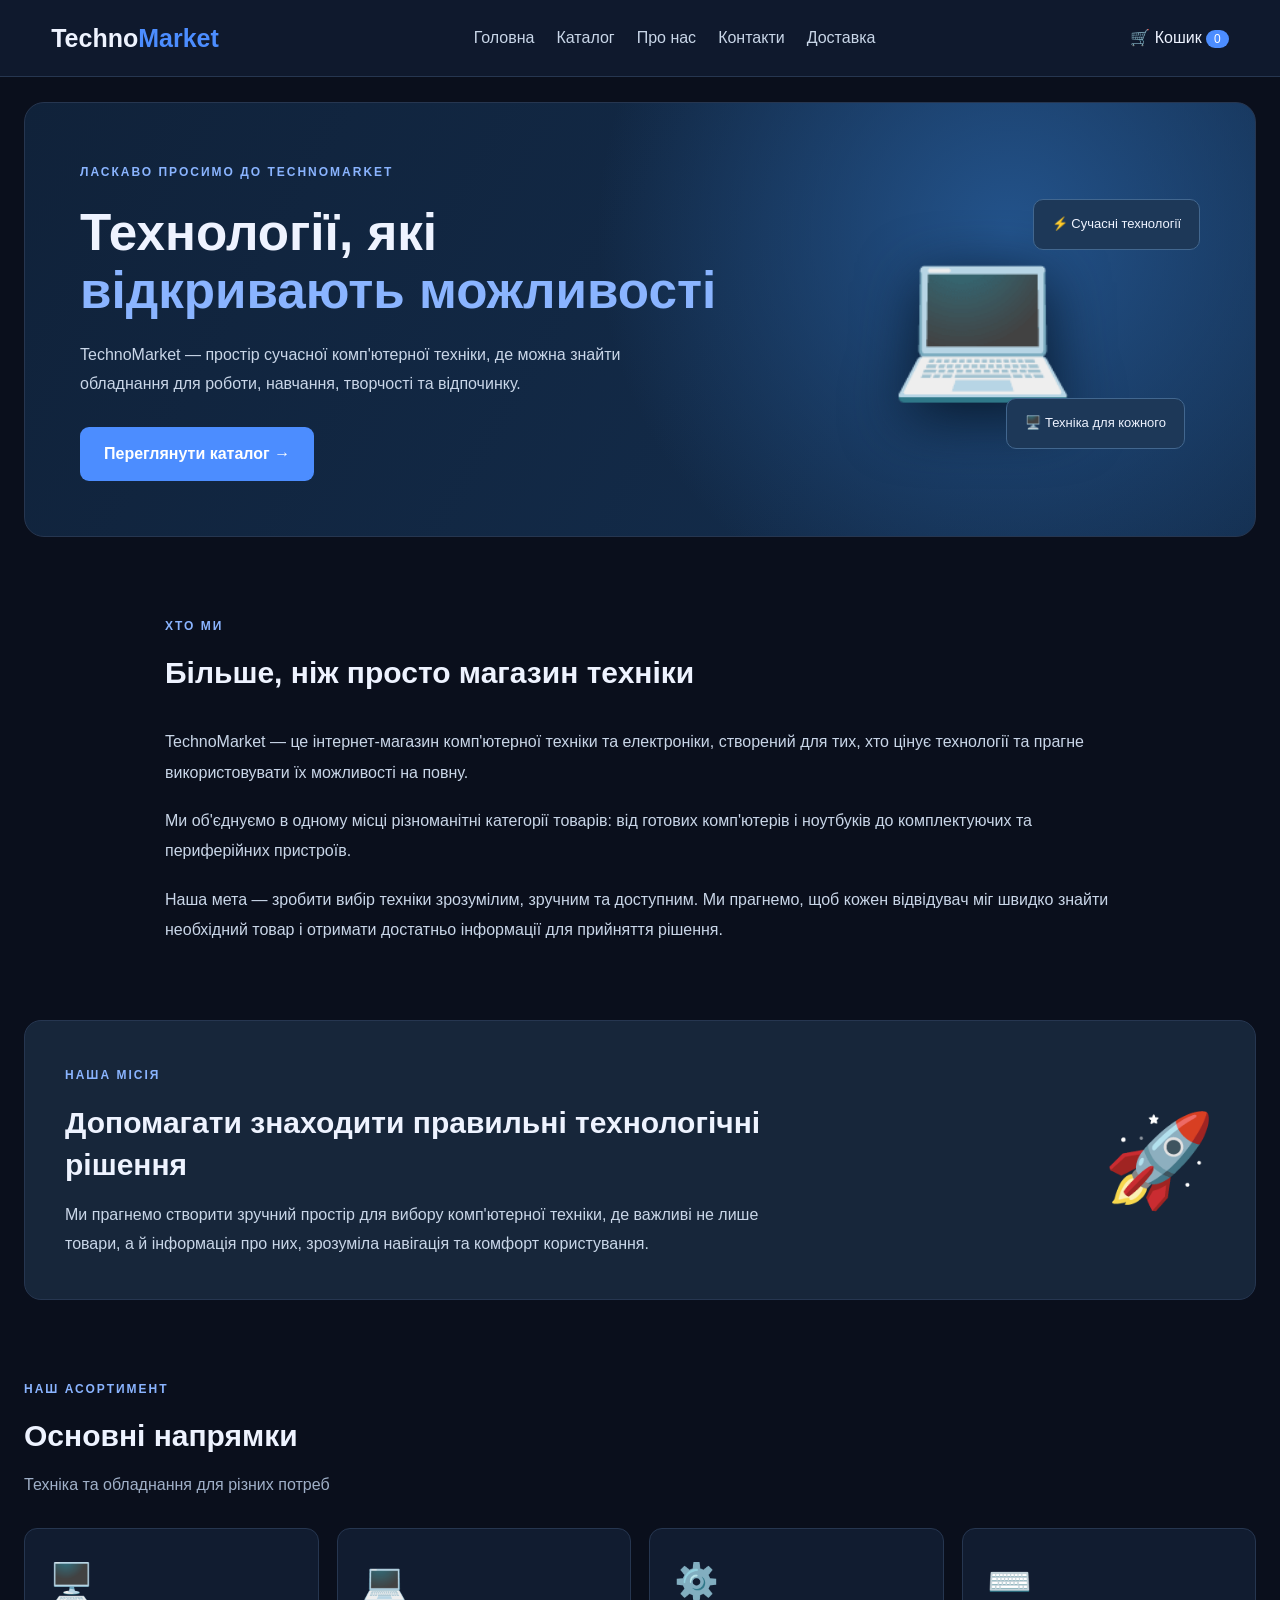
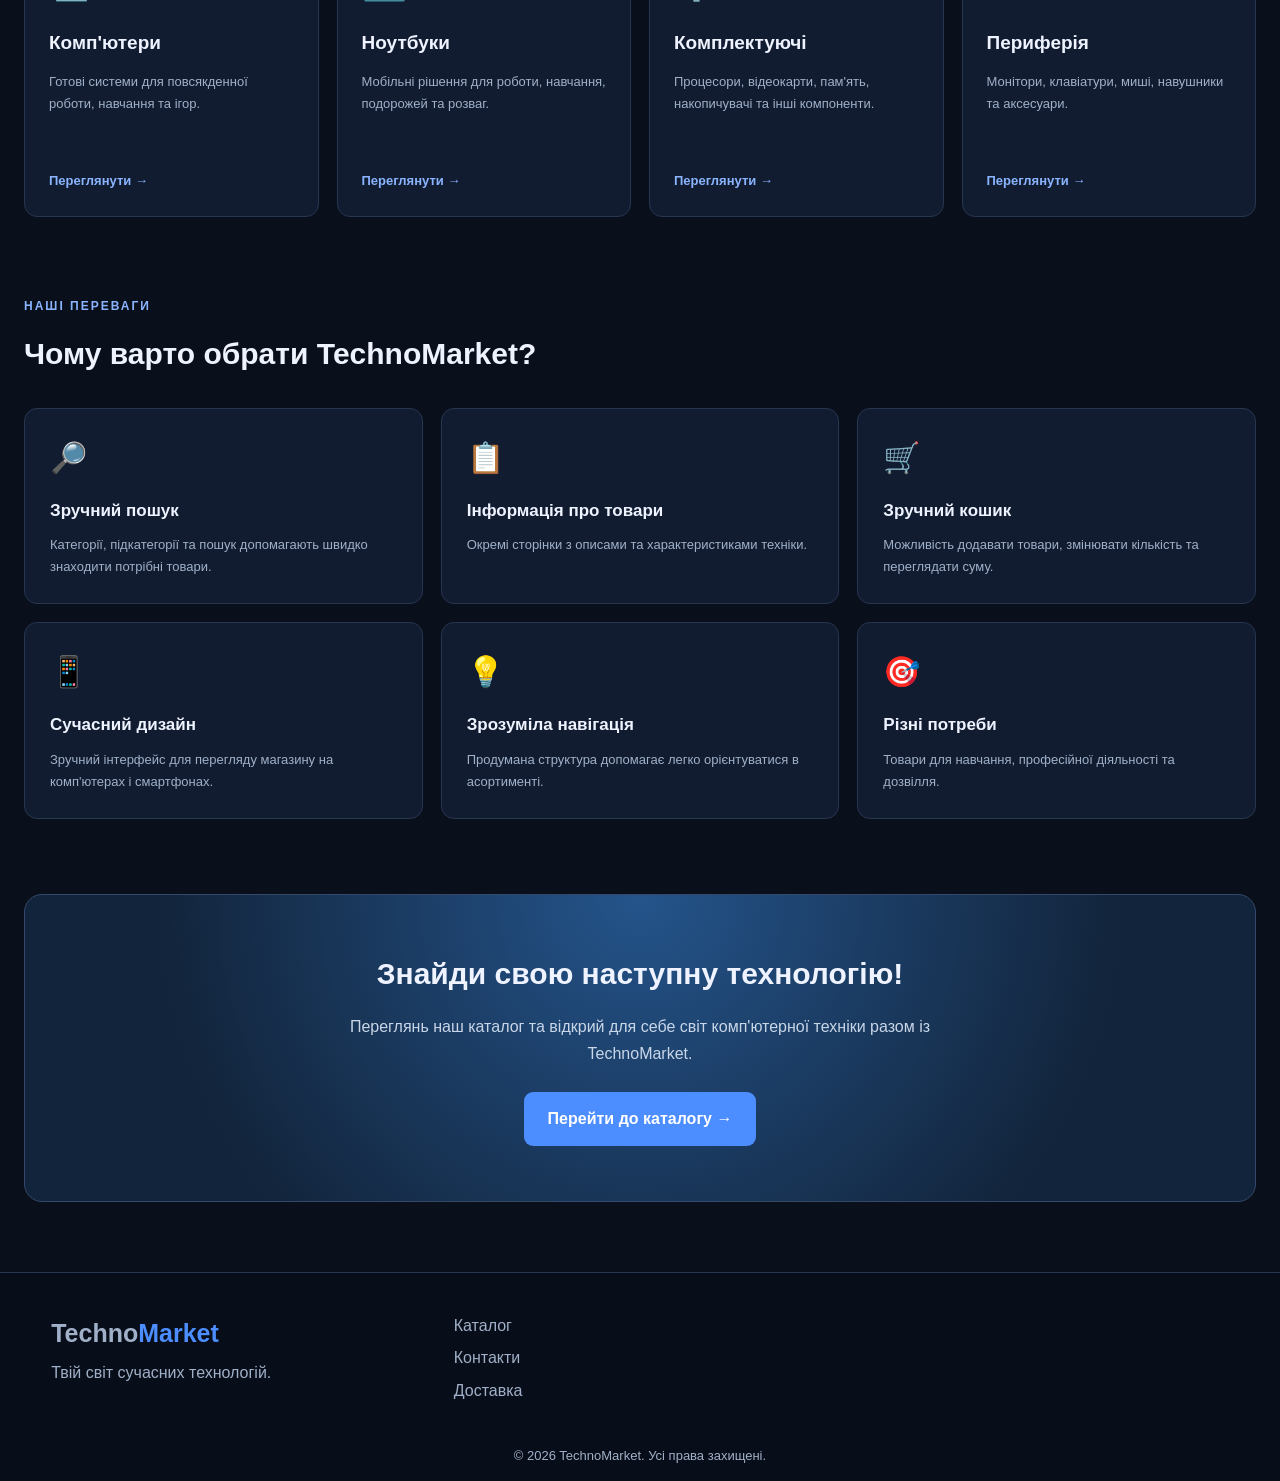
<file: about.html>
<!DOCTYPE html>
<html lang="uk">
<head>
    <meta charset="UTF-8">
    <meta name="viewport" content="width=device-width, initial-scale=1.0">
    <title>Про нас — TechnoMarket</title>
    <link rel="stylesheet" href="css/style.css">
</head>
<body>

<header id="header"></header>

<main class="about-page">

    <section class="about-hero">
        <div class="about-hero-content">
            <span class="about-label">ЛАСКАВО ПРОСИМО ДО TECHNOMARKET</span>
            <h1>Технології, які <span>відкривають можливості</span></h1>
            <p>
                TechnoMarket — простір сучасної комп'ютерної техніки,
                де можна знайти обладнання для роботи, навчання,
                творчості та відпочинку.
            </p>
            <a href="catalog.html" class="about-main-button">
                Переглянути каталог →
            </a>
        </div>
        <div class="about-hero-decoration">
            <div class="about-tech-icon">💻</div>
            <div class="about-floating-card">⚡ Сучасні технології</div>
            <div class="about-floating-card second">🖥️ Техніка для кожного</div>
        </div>
    </section>

    <section class="about-intro">
        <div class="about-section-heading">
            <span>ХТО МИ</span>
            <h2>Більше, ніж просто магазин техніки</h2>
        </div>

        <p>
            TechnoMarket — це інтернет-магазин комп'ютерної техніки
            та електроніки, створений для тих, хто цінує технології
            та прагне використовувати їх можливості на повну.
        </p>

        <p>
            Ми об'єднуємо в одному місці різноманітні категорії товарів:
            від готових комп'ютерів і ноутбуків до комплектуючих
            та периферійних пристроїв.
        </p>

        <p>
            Наша мета — зробити вибір техніки зрозумілим,
            зручним та доступним. Ми прагнемо, щоб кожен відвідувач
            міг швидко знайти необхідний товар і отримати
            достатньо інформації для прийняття рішення.
        </p>
    </section>

    <section class="about-mission">
        <div>
            <span class="about-label">НАША МІСІЯ</span>
            <h2>Допомагати знаходити правильні технологічні рішення</h2>
            <p>
                Ми прагнемо створити зручний простір для вибору
                комп'ютерної техніки, де важливі не лише товари,
                а й інформація про них, зрозуміла навігація
                та комфорт користування.
            </p>
        </div>
        <div class="mission-icon">🚀</div>
    </section>

    <section class="about-directions">
        <div class="about-section-heading">
            <span>НАШ АСОРТИМЕНТ</span>
            <h2>Основні напрямки</h2>
            <p>Техніка та обладнання для різних потреб</p>
        </div>

        <div class="about-direction-grid">

            <div class="about-direction-card">
                <div class="direction-icon">🖥️</div>
                <h3>Комп'ютери</h3>
                <p>
                    Готові системи для повсякденної роботи,
                    навчання та ігор.
                </p>
                <a href="catalog.html">Переглянути →</a>
            </div>

            <div class="about-direction-card">
                <div class="direction-icon">💻</div>
                <h3>Ноутбуки</h3>
                <p>
                    Мобільні рішення для роботи, навчання,
                    подорожей та розваг.
                </p>
                <a href="catalog.html">Переглянути →</a>
            </div>

            <div class="about-direction-card">
                <div class="direction-icon">⚙️</div>
                <h3>Комплектуючі</h3>
                <p>
                    Процесори, відеокарти, пам'ять,
                    накопичувачі та інші компоненти.
                </p>
                <a href="catalog.html">Переглянути →</a>
            </div>

            <div class="about-direction-card">
                <div class="direction-icon">⌨️</div>
                <h3>Периферія</h3>
                <p>
                    Монітори, клавіатури, миші,
                    навушники та аксесуари.
                </p>
                <a href="catalog.html">Переглянути →</a>
            </div>

        </div>
    </section>

    <section class="about-advantages">
        <div class="about-section-heading">
            <span>НАШІ ПЕРЕВАГИ</span>
            <h2>Чому варто обрати TechnoMarket?</h2>
        </div>

        <div class="about-advantages-grid">
            <div class="about-advantage">
                <div>🔎</div>
                <h3>Зручний пошук</h3>
                <p>Категорії, підкатегорії та пошук допомагають швидко знаходити потрібні товари.</p>
            </div>

            <div class="about-advantage">
                <div>📋</div>
                <h3>Інформація про товари</h3>
                <p>Окремі сторінки з описами та характеристиками техніки.</p>
            </div>

            <div class="about-advantage">
                <div>🛒</div>
                <h3>Зручний кошик</h3>
                <p>Можливість додавати товари, змінювати кількість та переглядати суму.</p>
            </div>

            <div class="about-advantage">
                <div>📱</div>
                <h3>Сучасний дизайн</h3>
                <p>Зручний інтерфейс для перегляду магазину на комп'ютерах і смартфонах.</p>
            </div>

            <div class="about-advantage">
                <div>💡</div>
                <h3>Зрозуміла навігація</h3>
                <p>Продумана структура допомагає легко орієнтуватися в асортименті.</p>
            </div>

            <div class="about-advantage">
                <div>🎯</div>
                <h3>Різні потреби</h3>
                <p>Товари для навчання, професійної діяльності та дозвілля.</p>
            </div>
        </div>
    </section>

    <section class="about-final">
        <h2>Знайди свою наступну технологію!</h2>
        <p>
            Переглянь наш каталог та відкрий для себе світ
            комп'ютерної техніки разом із TechnoMarket.
        </p>
        <a href="catalog.html" class="about-main-button">
            Перейти до каталогу →
        </a>
    </section>

</main>

<footer id="footer"></footer>

<script src="js/products.js"></script>
<script src="js/app.js"></script>

</body>
</html>
</file>
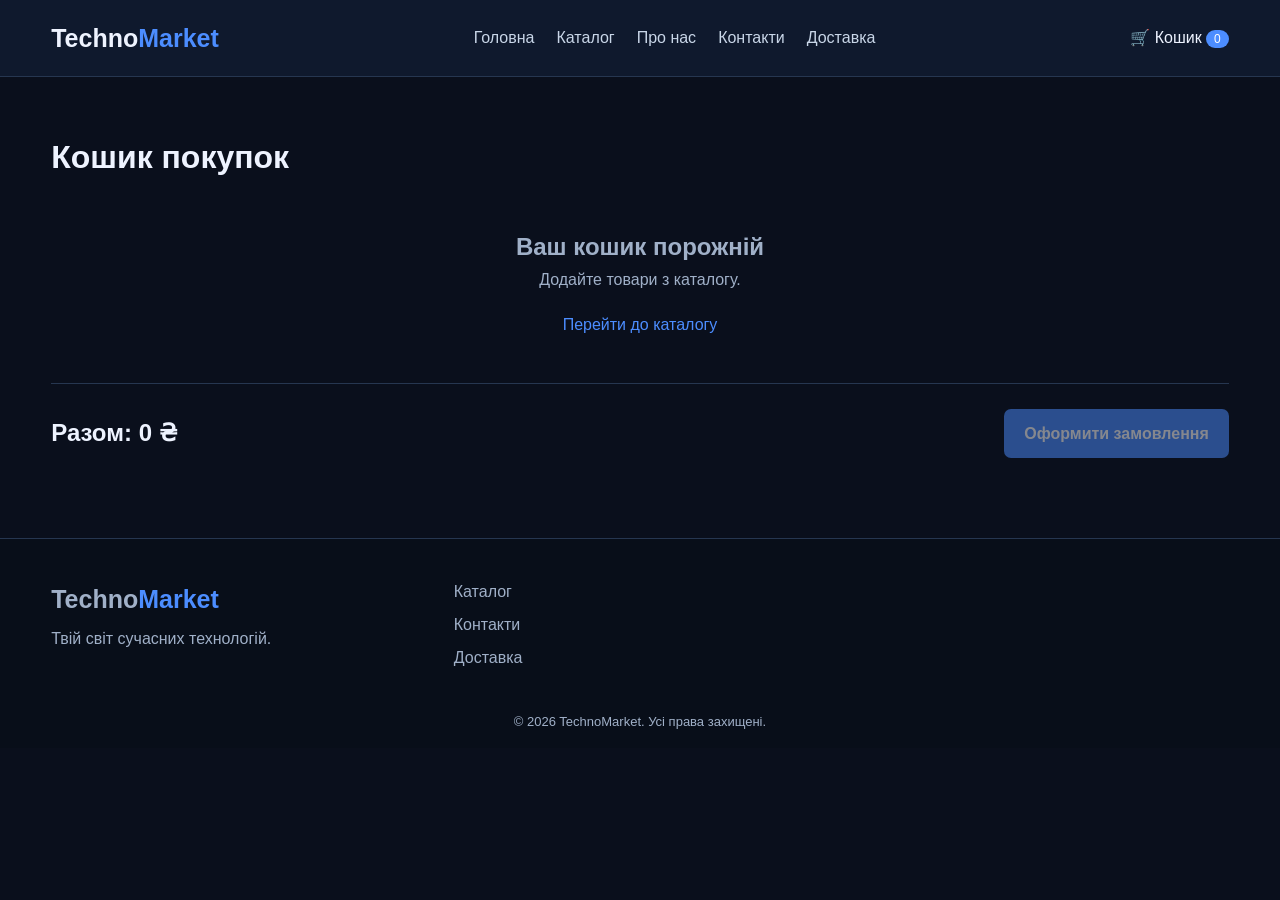
<file: cart.html>
<!DOCTYPE html>
<html lang="uk">
<head>
    <meta charset="UTF-8">
    <meta name="viewport" content="width=device-width, initial-scale=1.0">
    <title>Кошик — TechnoMarket</title>
    <link rel="stylesheet" href="css/style.css">
</head>
<body>

<header id="header"></header>

<main class="container section">
    <h1>Кошик покупок</h1>

    <div id="cart-items"></div>

    <div class="cart-total">
        <h2>Разом: <span id="cart-total">0 ₴</span></h2>
        <button id="checkout-button">Оформити замовлення</button>
    </div>

    <form id="checkout-form" class="checkout-form" hidden>
        <h2>Дані для замовлення</h2>

        <label for="customer-name">Ваше ім'я</label>
        <input id="customer-name" type="text" required>

        <label for="customer-phone">Телефон</label>
        <input id="customer-phone" type="tel" required>

        <label for="customer-email">Електронна пошта</label>
        <input id="customer-email" type="email" required>

        <label for="customer-address">Адреса доставки</label>
        <textarea id="customer-address" required></textarea>

        <button type="submit">Підтвердити замовлення</button>
    </form>

    <p id="order-message"></p>
</main>

<footer id="footer"></footer>

<script src="js/products.js"></script>
<script src="js/app.js"></script>
<script src="js/cart.js"></script>

</body>
</html>
</file>
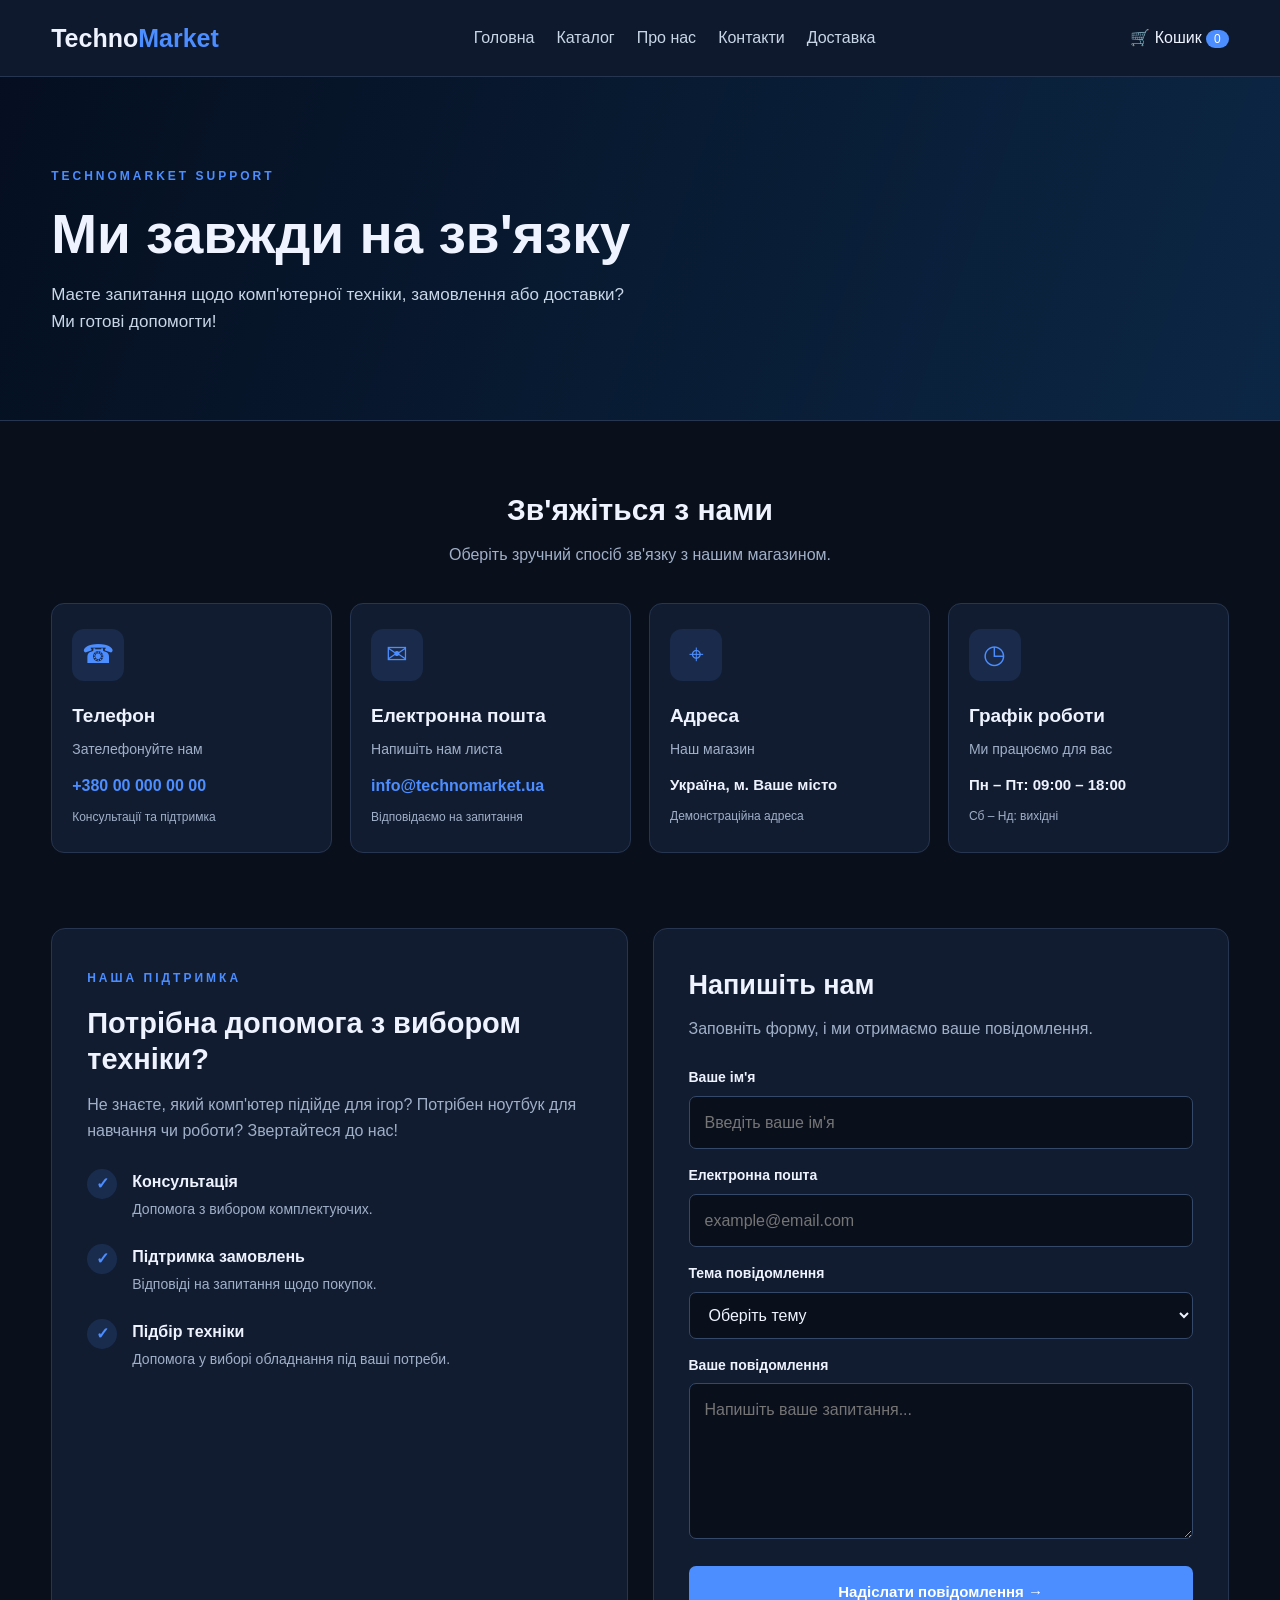
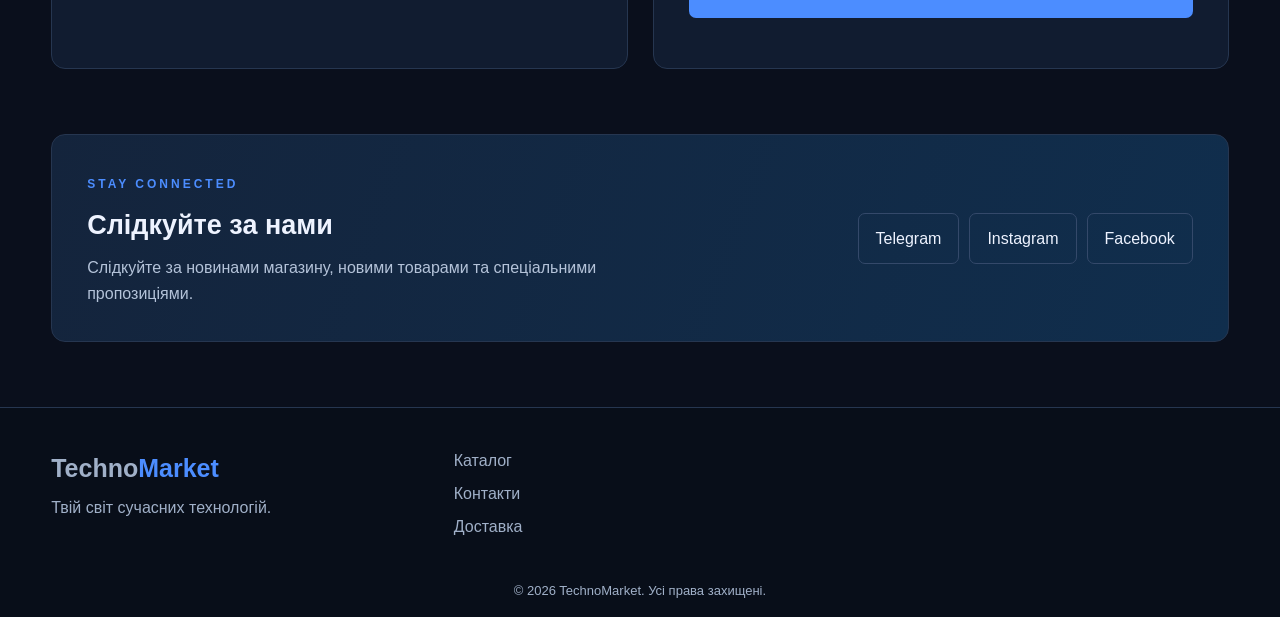
<file: contacts.html>
<!DOCTYPE html>
<html lang="uk">
<head>
    <meta charset="UTF-8">
    <meta name="viewport" content="width=device-width, initial-scale=1.0">
    <title>Контакти — TechnoMarket</title>
    <link rel="stylesheet" href="css/style.css">
</head>
<body>

<header id="header"></header>

<main class="contacts-page">

    <section class="contacts-hero">
        <div class="container">
            <span class="contacts-label">TECHNOMARKET SUPPORT</span>
            <h1>Ми завжди на зв'язку</h1>
            <p>
                Маєте запитання щодо комп'ютерної техніки,
                замовлення або доставки? Ми готові допомогти!
            </p>
        </div>
    </section>

    <section class="container contacts-section">

        <div class="contacts-heading">
            <h2>Зв'яжіться з нами</h2>
            <p>Оберіть зручний спосіб зв'язку з нашим магазином.</p>
        </div>

        <div class="contacts-grid">

            <div class="contact-card">
                <div class="contact-icon">☎</div>
                <h3>Телефон</h3>
                <p>Зателефонуйте нам</p>
                <a href="tel:+380000000000">+380 00 000 00 00</a>
                <span>Консультації та підтримка</span>
            </div>

            <div class="contact-card">
                <div class="contact-icon">✉</div>
                <h3>Електронна пошта</h3>
                <p>Напишіть нам листа</p>
                <a href="mailto:info@technomarket.ua">
                    info@technomarket.ua
                </a>
                <span>Відповідаємо на запитання</span>
            </div>

            <div class="contact-card">
                <div class="contact-icon">⌖</div>
                <h3>Адреса</h3>
                <p>Наш магазин</p>
                <span class="contact-main-text">
                    Україна, м. Ваше місто
                </span>
                <span>Демонстраційна адреса</span>
            </div>

            <div class="contact-card">
                <div class="contact-icon">◷</div>
                <h3>Графік роботи</h3>
                <p>Ми працюємо для вас</p>
                <span class="contact-main-text">
                    Пн – Пт: 09:00 – 18:00
                </span>
                <span>Сб – Нд: вихідні</span>
            </div>

        </div>
    </section>

    <section class="container contact-main-section">

        <div class="contact-info-panel">
            <span class="contacts-label">НАША ПІДТРИМКА</span>
            <h2>Потрібна допомога з вибором техніки?</h2>

            <p>
                Не знаєте, який комп'ютер підійде для ігор?
                Потрібен ноутбук для навчання чи роботи?
                Звертайтеся до нас!
            </p>

            <div class="contact-feature">
                <span>✓</span>
                <div>
                    <strong>Консультація</strong>
                    <p>Допомога з вибором комплектуючих.</p>
                </div>
            </div>

            <div class="contact-feature">
                <span>✓</span>
                <div>
                    <strong>Підтримка замовлень</strong>
                    <p>Відповіді на запитання щодо покупок.</p>
                </div>
            </div>

            <div class="contact-feature">
                <span>✓</span>
                <div>
                    <strong>Підбір техніки</strong>
                    <p>Допомога у виборі обладнання під ваші потреби.</p>
                </div>
            </div>
        </div>

        <div class="contact-form-panel">
            <h2>Напишіть нам</h2>
            <p>Заповніть форму, і ми отримаємо ваше повідомлення.</p>

            <form id="contact-form">

                <label for="contact-name">Ваше ім'я</label>
                <input
                    type="text"
                    id="contact-name"
                    placeholder="Введіть ваше ім'я"
                    required
                >

                <label for="contact-email">Електронна пошта</label>
                <input
                    type="email"
                    id="contact-email"
                    placeholder="example@email.com"
                    required
                >

                <label for="contact-subject">Тема повідомлення</label>
                <select id="contact-subject" required>
                    <option value="">Оберіть тему</option>
                    <option value="Консультація">Консультація</option>
                    <option value="Питання щодо товару">Питання щодо товару</option>
                    <option value="Замовлення">Замовлення</option>
                    <option value="Інше">Інше</option>
                </select>

                <label for="contact-message">Ваше повідомлення</label>
                <textarea
                    id="contact-message"
                    placeholder="Напишіть ваше запитання..."
                    rows="5"
                    required
                ></textarea>

                <button type="submit">
                    Надіслати повідомлення →
                </button>

                <p id="contact-form-message"></p>

            </form>
        </div>

    </section>

    <section class="container contacts-bottom">

        <div class="social-panel">
            <div>
                <span class="contacts-label">STAY CONNECTED</span>
                <h2>Слідкуйте за нами</h2>
                <p>
                    Слідкуйте за новинами магазину,
                    новими товарами та спеціальними пропозиціями.
                </p>
            </div>

            <div class="social-links">
                <a href="https://t.me/" target="_blank" rel="noopener noreferrer">
                    Telegram
                </a>
                <a href="https://www.instagram.com/" target="_blank" rel="noopener noreferrer">
                    Instagram
                </a>
                <a href="https://www.facebook.com/" target="_blank" rel="noopener noreferrer">
                    Facebook
                </a>
            </div>
        </div>

    </section>

</main>

<footer id="footer"></footer>

<script src="js/products.js"></script>
<script src="js/app.js"></script>

<script>
document.addEventListener("DOMContentLoaded", () => {
    const form = document.getElementById("contact-form");
    const message = document.getElementById("contact-form-message");

    if (!form) return;

    form.addEventListener("submit", event => {
        event.preventDefault();

        const contact = {
            name: document.getElementById("contact-name").value.trim(),
            email: document.getElementById("contact-email").value.trim(),
            subject: document.getElementById("contact-subject").value,
            message: document.getElementById("contact-message").value.trim(),
            date: new Date().toLocaleString("uk-UA")
        };

        const messages = JSON.parse(
            localStorage.getItem("contactMessages") || "[]"
        );

        messages.push(contact);

        localStorage.setItem(
            "contactMessages",
            JSON.stringify(messages)
        );

        message.textContent =
            "Дякуємо! Ваше повідомлення збережено.";

        form.reset();
    });
});
</script>

</body>
</html>
</file>
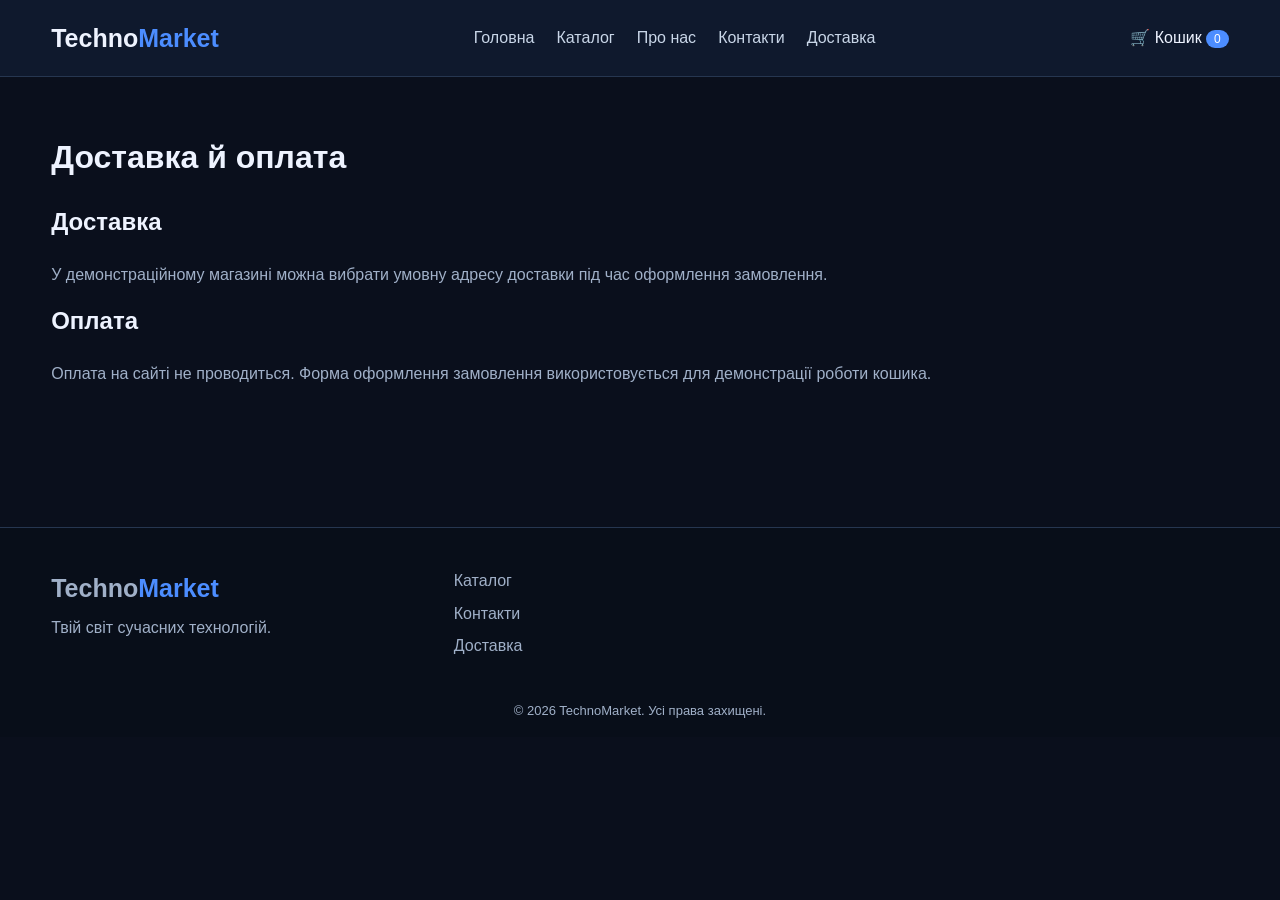
<file: delivery.html>
<!DOCTYPE html>
<html lang="uk">
<head>
    <meta charset="UTF-8">
    <meta name="viewport" content="width=device-width, initial-scale=1.0">
    <title>Доставка й оплата — TechnoMarket</title>
    <link rel="stylesheet" href="css/style.css">
</head>
<body>
<header id="header"></header>
<main class="container section text-page">
    <h1>Доставка й оплата</h1>
    <h2>Доставка</h2>
    <p>У демонстраційному магазині можна вибрати умовну адресу доставки під час оформлення замовлення.</p>
    <h2>Оплата</h2>
    <p>Оплата на сайті не проводиться. Форма оформлення замовлення використовується для демонстрації роботи кошика.</p>
</main>
<footer id="footer"></footer>
<script src="js/products.js"></script>
<script src="js/app.js"></script>
</body>
</html>
</file>
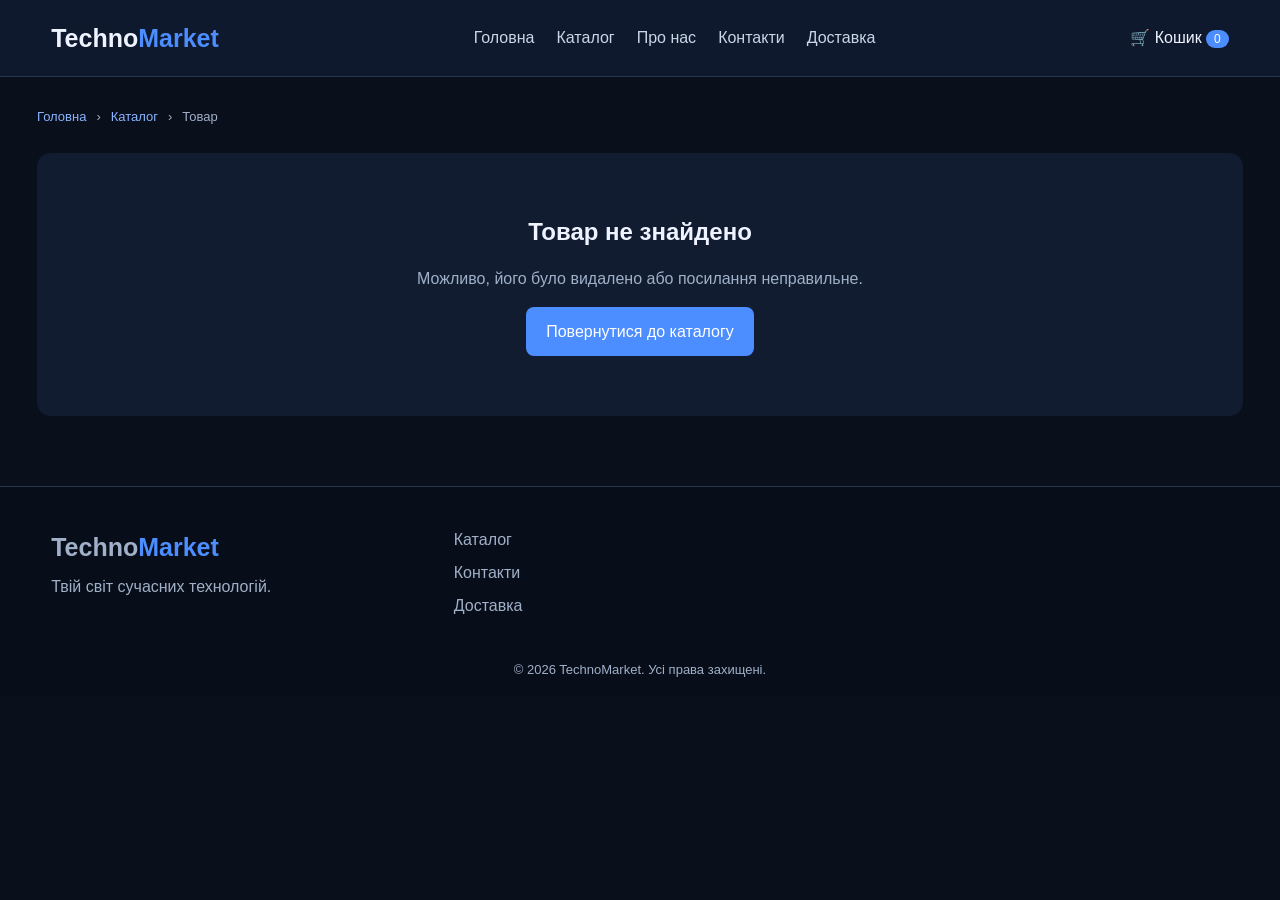
<file: product.html>
<!DOCTYPE html>
<html lang="uk">
<head>
    <meta charset="UTF-8">
    <meta name="viewport" content="width=device-width, initial-scale=1.0">
    <title>Товар — TechnoMarket</title>
    <link rel="stylesheet" href="css/style.css">
</head>
<body>

<header id="header"></header>

<main class="product-page">
    <div class="product-breadcrumbs">
        <a href="index.html">Головна</a>
        <span>›</span>
        <a href="catalog.html">Каталог</a>
        <span>›</span>
        <span id="breadcrumb-name">Товар</span>
    </div>

    <div id="product-details">
        <div class="product-loading">Завантаження товару...</div>
    </div>
</main>

<footer id="footer"></footer>

<script src="js/products.js"></script>
<script src="js/app.js"></script>
<script src="js/product.js"></script>

</body>
</html>
</file>
<file: css/style.css>
/* ===== БАЗА ===== */
*{box-sizing:border-box;margin:0;padding:0}
:root{color-scheme:dark;--background:#0a0f1c;--bg-alt:#0d1423;--surface:#111c30;--surface-2:#17263a;--surface-3:#1d3858;--surface-light:#192740;--hover:#20344e;--footer-bg:#080e19;--text:#eef3ff;--text-soft:#c9d6e8;--muted:#a0b0c8;--accent:#4c8dff;--accent-hover:#6ea4ff;--accent-soft:#8ab4ff;--violet:#7c5cff;--on-accent:#fff;--success:#34d399;--border:#263650;--border-strong:#34496a;--shadow:rgba(0,0,0,.7);--radius:13px}
:root[data-theme="light"]{color-scheme:light;--background:#f3f6fb;--bg-alt:#e9eff8;--surface:#fff;--surface-2:#eef3fb;--surface-3:#e1e9f6;--surface-light:#e8eef9;--hover:#e3ebf8;--footer-bg:#e4ebf6;--text:#0f1b2d;--text-soft:#33435b;--muted:#566782;--accent:#2f6df6;--accent-hover:#1f58d8;--accent-soft:#2557d6;--violet:#6a4bf0;--success:#0f9d6a;--border:#dbe3f0;--border-strong:#c3d0e4;--shadow:rgba(30,50,90,.25)}
body{font-family:Arial,sans-serif;background:var(--background);color:var(--text);line-height:1.6}
a{color:inherit;text-decoration:none}
button,input,select,textarea{font:inherit}
button{cursor:pointer}
button:disabled{opacity:.5;cursor:not-allowed}
.container{width:min(1200px,92%);margin:auto}
.section{padding-top:55px;padding-bottom:55px}

/* ===== ШАПКА ===== */
header{background:var(--surface);border-bottom:1px solid var(--border)}
.header-inner{width:min(1200px,92%);min-height:76px;margin:auto;display:flex;justify-content:space-between;align-items:center;gap:20px}
.logo{font-size:25px;font-weight:800}
.logo span{color:var(--accent)}
nav{display:flex;flex-wrap:wrap;gap:22px;align-items:center}
nav a{color:var(--text-soft)}
nav a:hover{color:var(--accent)}
.cart-count{background:var(--accent);color:var(--on-accent);border-radius:20px;padding:2px 8px;font-size:12px}

/* ===== СТАРИЙ HERO ===== */
.hero{min-height:420px;display:flex;align-items:center;background:linear-gradient(90deg,rgba(7,14,28,.96),rgba(7,14,28,.62)),url("https://images.unsplash.com/photo-1498050108023-c5249f4df085?w=1600") center/cover}
/* УВАГА: padding нижче діє і на новий банер (.hero-new .hero-content). Якщо він зависокий - приберіть padding. */
.hero-content{max-width:650px;padding-top:75px;padding-bottom:75px}
.hero h1{max-width:650px;font-size:clamp(34px,5vw,56px);line-height:1.12;margin:15px 0}
.hero p{color:var(--muted);max-width:550px}
.hero-button,.buy-button,.cart-total button,.checkout-form button{display:inline-block;background:var(--accent);color:var(--on-accent);border:none;padding:12px 20px;border-radius:7px;font-weight:bold}
.hero-button{margin-top:24px}
button:hover,.hero-button:hover{background:var(--accent-hover)}

/* ===== ЗАГОЛОВКИ СЕКЦІЙ ===== */
.section-heading{display:flex;justify-content:space-between;align-items:flex-end;gap:20px;margin-bottom:35px}
.section-heading h2,.purpose-heading h2{font-size:clamp(29px,3vw,43px);margin:12px 0 0;letter-spacing:-1.5px}
.section-heading h2 span{color:var(--accent-soft)}
.section-heading a{color:var(--accent)}

/* ===== ТОВАРИ ===== */
.products-grid{display:grid;grid-template-columns:repeat(3,minmax(0,1fr));gap:18px}
.home-products-section .products-grid{grid-template-columns:repeat(4,minmax(0,1fr));gap:20px}
.product-card{background:var(--surface);border:1px solid var(--border);border-radius:13px;overflow:hidden;transition:transform .2s,border-color .2s}
.product-card:hover{transform:translateY(-4px);border-color:var(--accent)}
.product-image{display:flex;align-items:center;justify-content:center;height:190px;padding:15px;background:var(--surface-2);overflow:hidden}
.product-image img{width:100%;height:100%;max-width:100%;max-height:100%;object-fit:contain}
.product-info{padding:16px}
.product-info h3{font-size:17px;min-height:52px}
.product-name{display:block;min-height:43px;color:var(--text);text-decoration:none;font-size:15px;font-weight:600;line-height:1.4}
.product-description{color:var(--muted);font-size:12px;line-height:1.5;margin:10px 0;min-height:54px;display:-webkit-box;-webkit-line-clamp:3;-webkit-box-orient:vertical;overflow:hidden}
.product-bottom{display:flex;justify-content:space-between;align-items:center;gap:8px;margin-top:14px}
.product-bottom strong{color:var(--text);font-size:18px}
.product-bottom button{background:var(--accent);color:var(--on-accent);border:none;border-radius:7px;padding:9px 12px;font-weight:bold;cursor:pointer;transition:.2s}
.product-bottom button:hover{background:var(--accent-hover)}
.no-products{grid-column:1/-1;text-align:center;padding:60px 20px;background:var(--surface);border:1px solid var(--border);border-radius:13px}
.no-products div{font-size:35px;margin-bottom:15px}
.no-products p{color:var(--muted);margin-top:10px}

/* ===== СТАРІ ЕЛЕМЕНТИ КАТАЛОГУ ===== */
.catalog-controls{display:flex;gap:15px;margin:25px 0}
.catalog-controls input,.catalog-controls select,.checkout-form input,.checkout-form textarea{background:var(--surface);border:1px solid var(--border);color:var(--text);border-radius:7px;padding:13px;width:100%}
.categories{display:flex;flex-wrap:wrap;gap:10px;margin-bottom:25px}
.category-btn{background:var(--surface-light);color:var(--text);border:1px solid var(--border);border-radius:7px;padding:10px 17px}
.category-btn.active{background:var(--accent);border-color:var(--accent)}

/* ===== СТАРА СТОРІНКА ТОВАРУ ===== */
.product-detail{display:grid;grid-template-columns:1fr 1fr;gap:45px;align-items:start}
.product-detail-image{display:flex;align-items:center;justify-content:center;min-height:380px;padding:25px;background:var(--surface-2);border:1px solid var(--border);border-radius:13px}
.product-detail-image img{width:100%;height:420px;max-width:100%;max-height:420px;object-fit:contain}
.category-label{color:var(--accent);margin-bottom:12px}
.product-detail-info h1{font-size:29px;line-height:1.35;margin:14px 0}
.detail-description{color:var(--muted);margin-bottom:25px}
.detail-price{font-size:30px;margin-bottom:20px}
.specifications{margin-top:55px}
.specifications h2{margin-bottom:20px}
.specifications-list{border:1px solid var(--border);border-radius:10px;overflow:hidden}
.specification-row{display:flex;justify-content:space-between;gap:20px;padding:14px 18px;border-bottom:1px solid var(--border);background:var(--surface)}
.specification-row:last-child{border-bottom:none}
.specification-row span{color:var(--muted)}

/* ===== КОШИК ===== */
.cart-item{display:flex;align-items:center;gap:22px;padding:20px;background:var(--surface);border:1px solid var(--border);border-radius:10px;margin:18px 0}
.cart-item img{width:120px;height:100px;object-fit:contain;background:var(--surface-light);border-radius:8px}
.cart-item-info{flex:1}
.cart-item-info p{color:var(--muted)}
.quantity-controls{display:flex;align-items:center;gap:12px;margin-top:12px}
.quantity-controls button{width:32px;height:32px;border:1px solid var(--border);border-radius:5px;background:var(--surface-light);color:var(--text);font-size:20px}
.cart-item-right{text-align:right}
.remove-button{display:block;margin-top:12px;background:transparent;border:none;color:#ff7777}
.cart-total{display:flex;justify-content:space-between;align-items:center;gap:15px;padding:25px 0;border-top:1px solid var(--border)}
.checkout-form{max-width:600px;background:var(--surface);padding:25px;border-radius:10px;margin-top:25px}
.checkout-form h2{margin-bottom:20px}
.checkout-form label{display:block;margin:12px 0 6px}
.checkout-form textarea{min-height:100px;resize:vertical}
.checkout-form button{margin-top:18px}
.empty-cart,.empty-message{text-align:center;padding:45px 20px;color:var(--muted)}
.continue-shopping{display:inline-block;margin-top:20px;color:var(--accent)}

/* ===== ТЕКСТОВІ СТОРІНКИ І ПІДВАЛ ===== */
.text-page{min-height:450px}
.text-page h1,.text-page h2{margin-bottom:20px}
.text-page p{color:var(--muted);margin-bottom:15px}
footer{background:var(--footer-bg);border-top:1px solid var(--border);padding:40px 0 15px}
.footer-inner{width:min(1200px,92%);margin:auto;display:grid;grid-template-columns:repeat(3,1fr);gap:30px}
.footer-inner h3{margin-bottom:12px}
.footer-inner p,.footer-inner a{display:block;color:var(--muted);margin-bottom:7px}
.copyright{text-align:center;color:var(--muted);margin-top:35px;font-size:13px}

@media(max-width:950px){
.header-inner{flex-direction:column;padding:15px 0}
nav{justify-content:center}}
@media(max-width:650px){
.catalog-controls,.product-detail,.cart-total{display:flex;flex-direction:column}
.product-detail-image img{height:260px}
.cart-item{align-items:flex-start;flex-wrap:wrap}
.cart-item-right{width:100%;text-align:left}
.footer-inner{grid-template-columns:1fr}
.specification-row{flex-direction:column;gap:4px}}

/* ===== СТОРІНКА КОНТАКТІВ ===== */
.contacts-hero{padding:85px 0;background:linear-gradient(110deg,rgba(5,15,32,.98),rgba(12,45,80,.78)),url("https://images.unsplash.com/photo-1497366754035-f200968a6e72?w=1600") center/cover;border-bottom:1px solid var(--border)}
.contacts-label{color:var(--accent);font-size:12px;font-weight:800;letter-spacing:3px}
.contacts-hero h1{font-size:clamp(35px,5vw,55px);margin:15px 0;line-height:1.15}
.contacts-hero p{color:var(--text-soft);max-width:600px;font-size:17px}
.contacts-section{padding-top:65px;padding-bottom:55px}
.contacts-heading{text-align:center;margin-bottom:35px}
.contacts-heading h2{font-size:30px;margin-bottom:8px}
.contacts-heading p{color:var(--muted)}
.contacts-grid{display:grid;grid-template-columns:repeat(4,1fr);gap:18px}
.contact-card{background:var(--surface);border:1px solid var(--border);border-radius:13px;padding:25px 20px;transition:.25s}
.contact-card:hover{transform:translateY(-6px);border-color:var(--accent);background:var(--surface-2)}
.contact-icon{width:52px;height:52px;display:flex;justify-content:center;align-items:center;background:rgba(76,141,255,.13);color:var(--accent);border-radius:12px;font-size:26px;margin-bottom:20px}
.contact-card h3{font-size:19px;margin-bottom:7px}
.contact-card p{color:var(--muted);font-size:14px;margin-bottom:12px}
.contact-card a{display:block;color:var(--accent);font-weight:bold;overflow-wrap:anywhere;margin-bottom:10px}
.contact-card>span{display:block;color:var(--muted);font-size:12px}
.contact-card .contact-main-text{color:var(--text);font-size:15px;font-weight:bold;margin-bottom:10px}
.contact-main-section{display:grid;grid-template-columns:1fr 1fr;gap:25px;padding-top:20px;padding-bottom:65px}
.contact-info-panel,.contact-form-panel{padding:35px;background:var(--surface);border:1px solid var(--border);border-radius:14px}
.contact-info-panel h2{font-size:29px;line-height:1.25;margin:15px 0}
.contact-info-panel>p,.contact-form-panel>p{color:var(--muted);margin-bottom:25px}
.contact-feature{display:flex;align-items:flex-start;gap:15px;margin-top:23px}
.contact-feature>span{width:30px;height:30px;flex-shrink:0;display:flex;align-items:center;justify-content:center;background:rgba(76,141,255,.15);color:var(--accent);border-radius:50%;font-weight:bold}
.contact-feature strong{display:block;margin-bottom:4px}
.contact-feature p{color:var(--muted);font-size:14px}
.contact-form-panel h2{font-size:27px;margin-bottom:8px}
.contact-form-panel label{display:block;margin:15px 0 7px;font-size:14px;font-weight:bold}
.contact-form-panel input,.contact-form-panel select,.contact-form-panel textarea{width:100%;padding:13px 15px;background:var(--background);border:1px solid var(--border-strong);border-radius:7px;color:var(--text);outline:none;transition:.2s}
.contact-form-panel input:focus,.contact-form-panel select:focus,.contact-form-panel textarea:focus{border-color:var(--accent);box-shadow:0 0 0 3px rgba(76,141,255,.1)}
.contact-form-panel textarea{resize:vertical;min-height:120px}
.contact-form-panel button{width:100%;padding:14px;margin-top:20px;border:none;border-radius:7px;background:var(--accent);color:var(--on-accent);font-weight:bold;font-size:15px;transition:.2s}
.contact-form-panel button:hover{background:var(--accent-hover);transform:translateY(-2px)}
#contact-form-message{color:#58d68d;margin-top:15px;font-size:14px}
.contacts-bottom{padding-bottom:65px}
.social-panel{display:flex;align-items:center;justify-content:space-between;gap:25px;padding:35px;background:linear-gradient(110deg,#14243c,#102e4d);border:1px solid var(--border);border-radius:14px}
.social-panel h2{font-size:27px;margin:8px 0}
.social-panel p{color:var(--muted);max-width:550px}
.social-links{display:flex;flex-wrap:wrap;gap:10px}
.social-links a{display:inline-block;padding:12px 17px;border:1px solid var(--border-strong);border-radius:7px;color:var(--text);transition:.2s}
.social-links a:hover{background:var(--accent);border-color:var(--accent)}
@media(max-width:950px){
.contacts-grid{grid-template-columns:repeat(2,1fr)}
.contact-main-section{grid-template-columns:1fr}}
@media(max-width:600px){
.contacts-hero{padding:60px 0}
.contacts-grid{grid-template-columns:1fr}
.contact-info-panel,.contact-form-panel{padding:23px}
.social-panel{flex-direction:column;align-items:flex-start}
.social-links{flex-direction:column;width:100%}
.social-links a{text-align:center}}

/* ===== КАТАЛОГ З БОКОВИМ МЕНЮ ===== */
.catalog-page{max-width:1400px;margin:0 auto;padding:35px 24px 70px}
.catalog-heading{margin-bottom:30px}
.catalog-heading h1{font-size:32px;margin-bottom:8px}
.catalog-heading p{color:var(--muted)}
.catalog-layout{display:grid;grid-template-columns:265px minmax(0,1fr);gap:28px;align-items:start}
.catalog-sidebar{background:var(--surface);border:1px solid var(--border);border-radius:14px;padding:20px 14px;position:sticky;top:20px}
.catalog-sidebar h2{font-size:19px;padding:0 10px 16px;border-bottom:1px solid var(--border);margin-bottom:12px}
.sidebar-category{display:flex;align-items:center;gap:11px;width:100%;min-height:45px;padding:10px 12px;color:var(--text-soft);background:transparent;border:none;border-radius:8px;text-align:left;font-size:14px;cursor:pointer;transition:.2s}
.sidebar-category:hover{background:var(--hover);color:var(--text)}
.sidebar-category.active{background:var(--accent);color:var(--on-accent)}
.sidebar-category>span:first-child{font-size:17px;width:20px;text-align:center}
.sidebar-category .arrow{margin-left:auto;font-size:17px}
.sidebar-category.unavailable{color:var(--muted)}
.sidebar-group{margin-top:3px}
.sidebar-subcategories{display:none;padding:5px 0 8px 32px}
.sidebar-group.expanded .sidebar-subcategories{display:block;animation:showSubcategories .2s ease}
@keyframes showSubcategories{from{opacity:0;transform:translateY(-5px)}to{opacity:1;transform:translateY(0)}}
.sidebar-subcategories button{display:block;width:100%;text-align:left;padding:9px 10px;color:var(--muted);background:transparent;border:none;border-left:2px solid var(--border-strong);cursor:pointer;font-size:13px;transition:.2s}
.sidebar-subcategories button:hover{color:var(--accent-soft);border-left-color:var(--accent);background:var(--surface-2)}
.coming-soon{color:var(--muted);font-size:12px;padding:7px 10px;font-style:italic}
.catalog-content{min-width:0}
.catalog-toolbar{display:flex;gap:14px;margin-bottom:25px}
.catalog-search{flex:1}
.catalog-search input{width:100%;height:46px;padding:0 15px;background:var(--surface);color:var(--text);border:1px solid var(--border);border-radius:9px;outline:none;font-size:14px}
.catalog-search input:focus{border-color:var(--accent)}
.catalog-toolbar select{min-width:190px;padding:0 12px;background:var(--surface);color:var(--text);border:1px solid var(--border);border-radius:9px;outline:none}
.catalog-results{display:flex;align-items:center;justify-content:space-between;gap:12px;margin-bottom:20px}
.catalog-results h2{font-size:21px}
.catalog-results span{color:var(--muted);font-size:13px}
@media(max-width:1050px){
.products-grid,.home-products-section .products-grid{grid-template-columns:repeat(2,minmax(0,1fr))}
.catalog-layout{grid-template-columns:230px minmax(0,1fr);gap:18px}}
@media(max-width:700px){
.catalog-page{padding:22px 12px 45px}
.catalog-layout{grid-template-columns:1fr}
.catalog-sidebar{position:static}
.products-grid{gap:10px}
.product-image{height:135px}
.product-info{padding:10px}
.product-name{font-size:13px}
.product-bottom{flex-direction:column;align-items:stretch}
.product-bottom button{width:100%}
.catalog-toolbar{flex-direction:column}
.catalog-toolbar select{height:44px}
.catalog-heading h1{font-size:26px}}

/* ===== СТОРІНКА ТОВАРУ ===== */
.product-page{max-width:1250px;margin:0 auto;padding:30px 22px 70px}
.product-breadcrumbs{display:flex;flex-wrap:wrap;gap:10px;color:var(--muted);font-size:13px;margin-bottom:25px}
.product-breadcrumbs a,.product-back a{color:var(--accent-soft);text-decoration:none}
.product-breadcrumbs a:hover,.product-back a:hover{text-decoration:underline}
.product-detail-card{background:var(--surface);border:1px solid var(--border);border-radius:16px;padding:28px}
.product-detail-top{display:grid;grid-template-columns:minmax(0,1.1fr) minmax(0,1fr);gap:40px;align-items:center}
.product-label{color:var(--accent-soft);font-size:12px;font-weight:700;letter-spacing:2px}
.product-detail-short{color:var(--muted);line-height:1.7;font-size:15px}
.product-detail-price{font-size:32px;font-weight:800;color:var(--text);margin:25px 0}
.product-add-button{width:100%;max-width:300px;min-height:50px;background:var(--accent);color:var(--on-accent);border:none;border-radius:9px;font-size:15px;font-weight:600;cursor:pointer;transition:.2s}
.product-add-button:hover{background:var(--accent-hover);transform:translateY(-2px)}
.product-benefits{display:grid;gap:12px;margin-top:25px;color:var(--text-soft);font-size:13px}
.product-benefits div{padding:10px 12px;background:var(--surface-2);border-radius:7px}
.product-detail-description,.product-specifications{margin-top:40px;padding-top:25px;border-top:1px solid var(--border)}
.product-detail-description h2,.product-specifications h2{font-size:22px;margin-bottom:18px}
.product-detail-description p{color:var(--muted);line-height:1.8;font-size:15px}
.product-specifications table{width:100%;border-collapse:collapse}
.product-specifications td{padding:14px;border-bottom:1px solid var(--border);color:var(--text-soft);font-size:14px}
.product-specifications tr:nth-child(odd){background:var(--surface-2)}
.product-specifications td:first-child{width:40%;color:var(--accent-soft)}
.product-back{margin-top:30px}
.product-not-found{text-align:center;padding:60px 20px;background:var(--surface);border-radius:14px}
.product-not-found p{color:var(--muted);margin:15px 0}
.back-to-catalog{display:inline-block;padding:12px 20px;background:var(--accent);color:var(--on-accent);border-radius:8px;text-decoration:none}
.product-loading{padding:50px;text-align:center;color:var(--muted)}
@media(max-width:750px){
.product-page{padding:20px 12px 45px}
.product-detail-card{padding:15px}
.product-detail-top{grid-template-columns:1fr;gap:25px}
.product-detail-image{min-height:250px}
.product-detail-info h1{font-size:23px}
.product-detail-price{font-size:26px}
.product-add-button{max-width:none}
.product-specifications td{padding:10px 7px;font-size:12px}}

/* ===== СТОРІНКА ПРО НАС ===== */
.about-page{max-width:1400px;margin:0 auto;padding:25px 24px 70px}
.about-hero{min-height:420px;display:grid;grid-template-columns:1.2fr .8fr;align-items:center;gap:30px;padding:55px;border-radius:20px;overflow:hidden;position:relative;background:radial-gradient(circle at 80% 30%,#23538b 0%,transparent 40%),linear-gradient(120deg,#10223a,#142f50);border:1px solid var(--border)}
.about-hero-content{position:relative;z-index:2}
.about-label{color:var(--accent-soft);font-size:12px;font-weight:700;letter-spacing:2px}
.about-hero h1{font-size:clamp(32px,4vw,52px);line-height:1.15;margin:20px 0;max-width:650px}
.about-hero h1 span{color:var(--accent-soft)}
.about-hero-content p{color:var(--text-soft);font-size:16px;line-height:1.8;max-width:570px;margin-bottom:28px}
.about-main-button{display:inline-block;padding:14px 24px;background:var(--accent);color:var(--on-accent);border-radius:9px;text-decoration:none;font-weight:600;transition:.2s}
.about-main-button:hover{background:var(--accent-hover);transform:translateY(-2px)}
.about-hero-decoration{position:relative;min-height:300px;display:flex;align-items:center;justify-content:center}
.about-tech-icon{font-size:150px;filter:drop-shadow(0 15px 30px #07182b)}
.about-floating-card{position:absolute;right:0;top:30px;padding:14px 18px;background:var(--surface-3);border:1px solid #42678f;border-radius:10px;color:var(--text);font-size:13px}
.about-floating-card.second{top:auto;right:15px;bottom:20px}
.about-section-heading{margin-bottom:30px}
.about-section-heading>span{color:var(--accent-soft);font-size:12px;font-weight:700;letter-spacing:2px}
.about-section-heading h2{font-size:30px;margin:12px 0}
.about-section-heading p{color:var(--muted)}
.about-intro{max-width:950px;margin:75px auto}
.about-intro p{color:var(--text-soft);font-size:16px;line-height:1.9;margin-bottom:18px}
.about-mission{display:flex;align-items:center;justify-content:space-between;gap:30px;padding:40px;background:var(--surface-2);border:1px solid var(--border);border-radius:17px;margin-bottom:75px}
.about-mission>div:first-child{max-width:750px}
.about-mission h2{font-size:30px;line-height:1.4;margin:15px 0}
.about-mission p{color:var(--text-soft);line-height:1.8}
.mission-icon{font-size:90px}
.about-directions,.about-advantages{margin-bottom:75px}
.about-direction-grid{display:grid;grid-template-columns:repeat(4,minmax(0,1fr));gap:18px}
.about-direction-card{padding:24px;background:var(--surface);border:1px solid var(--border);border-radius:13px;transition:.2s}
.about-direction-card:hover{transform:translateY(-5px);border-color:var(--accent)}
.direction-icon{font-size:36px;margin-bottom:18px}
.about-direction-card h3{font-size:19px;margin-bottom:12px}
.about-direction-card p{color:var(--muted);font-size:13px;line-height:1.7;min-height:88px}
.about-direction-card a{display:inline-block;color:var(--accent-soft);text-decoration:none;font-size:13px;font-weight:600;margin-top:12px}
.about-advantages-grid{display:grid;grid-template-columns:repeat(3,minmax(0,1fr));gap:18px}
.about-advantage{padding:25px;background:var(--surface);border:1px solid var(--border);border-radius:13px}
.about-advantage>div{font-size:30px;margin-bottom:15px}
.about-advantage h3{font-size:17px;margin-bottom:10px}
.about-advantage p{color:var(--muted);font-size:13px;line-height:1.7}
.about-final{padding:55px 25px;text-align:center;border-radius:18px;background:radial-gradient(circle at 50% 0%,#24548b,transparent 70%),#12243b;border:1px solid var(--border-strong)}
.about-final h2{font-size:30px;margin-bottom:15px}
.about-final p{color:var(--text-soft);line-height:1.7;max-width:650px;margin:0 auto 25px}
@media(max-width:1000px){
.about-direction-grid{grid-template-columns:repeat(2,minmax(0,1fr))}
.about-hero{padding:35px}
.about-advantages-grid{grid-template-columns:repeat(2,minmax(0,1fr))}}
@media(max-width:650px){
.about-page{padding:15px 12px 45px}
.about-hero{grid-template-columns:1fr;padding:28px 22px}
.about-hero-decoration{min-height:170px}
.about-tech-icon{font-size:100px}
.about-floating-card{right:0;top:0;font-size:11px}
.about-floating-card.second{bottom:0}
.about-section-heading h2,.about-mission h2{font-size:24px}
.about-intro{margin:45px auto}
.about-mission{padding:25px}
.mission-icon{display:none}
.about-direction-grid,.about-advantages-grid{grid-template-columns:1fr}
.about-direction-card p{min-height:auto}
.about-final{padding:40px 20px}
.about-final h2{font-size:24px}}

/* ===== СТАРА ГОЛОВНА (.home-*) - можливо не використовується ===== */
.home-page{max-width:1400px;margin:0 auto;padding:25px 24px 70px}
.home-hero{min-height:490px;display:grid;grid-template-columns:1.1fr .9fr;align-items:center;gap:30px;padding:55px;border:1px solid var(--border);border-radius:22px;background:radial-gradient(circle at 75% 40%,#214e7d 0%,transparent 40%),linear-gradient(120deg,#101e32,#142e4d);overflow:hidden}
.home-hero-content{position:relative;z-index:2}
.home-eyebrow,.home-section-label{color:var(--accent-soft);font-size:11px;font-weight:700;letter-spacing:2px}
.home-hero h1{font-size:clamp(38px,5vw,62px);line-height:1.12;margin:22px 0}
.home-hero h1 span{color:var(--accent-soft)}
.home-hero-content>p{color:var(--text-soft);font-size:15px;line-height:1.8;max-width:540px;margin-bottom:27px}
.home-hero-buttons{display:flex;flex-wrap:wrap;gap:12px}
.home-primary-button,.home-secondary-button{display:inline-flex;align-items:center;justify-content:center;padding:14px 21px;border-radius:9px;text-decoration:none;font-size:14px;font-weight:600;transition:.2s}
.home-primary-button{color:var(--on-accent);background:var(--accent)}
.home-primary-button:hover{background:var(--accent-hover);transform:translateY(-2px)}
.home-secondary-button{color:var(--text-soft);border:1px solid var(--border-strong);background:var(--surface-2)}
.home-secondary-button:hover{background:var(--hover)}
.home-hero-note{display:flex;align-items:center;gap:9px;color:var(--muted);font-size:12px;margin-top:30px}
.home-hero-note span{width:8px;height:8px;border-radius:50%;background:#55d69b;box-shadow:0 0 12px #55d69b}
.home-hero-visual{min-width:0;position:relative}
.home-hero-visual>img{width:100%;height:340px;object-fit:cover;border-radius:17px;border:1px solid var(--border-strong);box-shadow:0 25px 60px #07172a80}
.hero-floating-card{position:absolute;bottom:-18px;left:-25px;display:flex;align-items:center;gap:12px;padding:15px 20px;background:var(--surface-3);border:1px solid var(--border-strong);border-radius:11px;box-shadow:0 12px 30px #07172a80}
.hero-floating-card>span{font-size:26px}
.hero-floating-card strong,.hero-floating-card small{display:block}
.hero-floating-card strong{font-size:13px}
.hero-floating-card small{color:var(--muted);font-size:11px;margin-top:4px}
.home-benefit-strip{display:grid;grid-template-columns:repeat(4,1fr);gap:12px;margin:22px 0 75px}
.home-benefit-strip>div{display:flex;align-items:center;gap:13px;padding:19px 15px;background:var(--surface);border:1px solid var(--border);border-radius:11px}
.home-benefit-strip>div>span{font-size:26px}
.home-benefit-strip strong,.home-benefit-strip small{display:block}
.home-benefit-strip strong{font-size:13px}
.home-benefit-strip small{color:var(--muted);font-size:11px;margin-top:5px}
.home-section{margin-bottom:80px}
.home-section-heading{display:flex;align-items:end;justify-content:space-between;gap:20px;margin-bottom:27px}
.home-section-heading h2,.home-choice-heading h2,.home-info-heading h2{font-size:30px;margin:10px 0}
.home-section-heading p,.home-choice-heading>p,.home-info-heading>p{color:var(--muted);font-size:14px}
.home-text-link{color:var(--accent-soft);text-decoration:none;font-size:14px;white-space:nowrap}
.home-text-link:hover{color:var(--text)}
.home-category-grid{display:grid;grid-template-columns:repeat(3,minmax(0,1fr));gap:18px}
.home-category-card{position:relative;min-height:235px;display:flex;align-items:center;padding:23px;overflow:hidden;border-radius:15px;border:1px solid var(--border-strong);background:linear-gradient(130deg,#193654,#101e31);text-decoration:none;color:var(--text);transition:.25s}
.home-category-card:hover{transform:translateY(-5px);border-color:var(--accent)}
.home-category-card::after{content:"";position:absolute;inset:0;background:linear-gradient(90deg,#102238 5%,#102238d9 45%,transparent);z-index:1}
.home-category-card img{position:absolute;right:-15px;bottom:0;width:65%;height:100%;object-fit:cover;opacity:.65;transition:.3s}
.home-category-card:hover img{transform:scale(1.07);opacity:.85}
.category-card-text{position:relative;z-index:2;max-width:70%}
.category-card-text>span{color:var(--accent-soft);font-size:10px;letter-spacing:1.5px}
.category-card-text h3{font-size:23px;margin:15px 0 8px}
.category-card-text p{color:var(--text-soft);font-size:12px;line-height:1.6}
.category-card-text strong{display:inline-block;margin-top:18px;color:var(--accent-soft);font-size:12px}
.home-choice-section{padding:48px;margin-bottom:80px;border-radius:18px;background:var(--surface);border:1px solid var(--border-strong)}
.home-choice-heading{text-align:center;margin-bottom:32px}
.home-choice-grid{display:grid;grid-template-columns:repeat(2,minmax(0,1fr));gap:14px}
.home-choice-card{display:flex;align-items:center;gap:16px;padding:20px;border-radius:11px;border:1px solid var(--border-strong);background:var(--surface-2);text-decoration:none;color:var(--text);transition:.2s}
.home-choice-card:hover{background:var(--hover);border-color:var(--accent);transform:translateX(3px)}
.home-choice-card>span{font-size:32px}
.home-choice-card>div{flex:1}
.home-choice-card h3{font-size:15px;margin-bottom:5px}
.home-choice-card p{color:var(--muted);font-size:12px;line-height:1.5}
.home-choice-card>b{color:var(--accent-soft);font-size:22px}
.home-about-block{display:grid;grid-template-columns:1fr 1fr;gap:45px;align-items:center;margin-bottom:80px;padding:30px;background:var(--surface);border:1px solid var(--border);border-radius:17px}
.home-about-visual img{display:block;width:100%;height:330px;object-fit:cover;border-radius:12px}
.home-about-content h2{font-size:32px;line-height:1.3;margin:15px 0}
.home-about-content p{color:var(--text-soft);line-height:1.8;font-size:14px;margin-bottom:25px}
.home-info-section{margin-bottom:80px}
.home-info-heading{text-align:center;max-width:700px;margin:0 auto 30px}
.home-info-grid{display:grid;grid-template-columns:repeat(3,minmax(0,1fr));gap:18px}
.home-info-card{position:relative;padding:25px;border-radius:13px;background:var(--surface);border:1px solid var(--border);transition:.2s}
.home-info-card:hover{transform:translateY(-4px);border-color:var(--accent-hover)}
.home-info-card>span{position:absolute;top:20px;right:22px;color:var(--muted);font-size:13px;font-weight:700}
.info-icon{font-size:35px;margin-bottom:20px}
.home-info-card h3{font-size:17px;margin-bottom:12px}
.home-info-card p{color:var(--muted);font-size:13px;line-height:1.8}
.home-final-banner{display:flex;align-items:center;justify-content:space-between;gap:25px;padding:40px;border-radius:17px;background:radial-gradient(circle at 85% 20%,#24548b,transparent 50%),#142a44;border:1px solid var(--border-strong)}
.home-final-banner>div{max-width:700px}
.home-final-banner h2{font-size:27px;line-height:1.4;margin:12px 0}
.home-final-banner p{color:var(--text-soft);font-size:13px;line-height:1.7}
@media(max-width:1050px){
.home-hero{padding:35px}
.home-benefit-strip{grid-template-columns:repeat(2,1fr)}
.home-category-grid{grid-template-columns:1fr 1fr}
.home-category-card:last-child{grid-column:1/-1}}
@media(max-width:700px){
.home-page{padding:15px 12px 45px}
.home-hero{grid-template-columns:1fr;padding:28px 22px}
.home-hero-visual>img{height:230px}
.hero-floating-card{left:8px}
.home-benefit-strip{gap:8px;margin-bottom:50px}
.home-benefit-strip>div{padding:13px 9px;gap:8px}
.home-benefit-strip>div>span{font-size:21px}
.home-benefit-strip strong{font-size:11px}
.home-benefit-strip small{font-size:10px}
.home-section-heading{align-items:start;flex-direction:column}
.home-section-heading h2,.home-choice-heading h2,.home-info-heading h2{font-size:24px}
.home-category-grid{grid-template-columns:1fr}
.home-category-card:last-child{grid-column:auto}
.home-choice-section{padding:25px 15px}
.home-choice-grid{grid-template-columns:1fr}
.home-about-block{grid-template-columns:1fr;padding:18px;gap:25px}
.home-about-visual img{height:230px}
.home-about-content h2{font-size:25px}
.home-info-grid{grid-template-columns:1fr}
.home-final-banner{flex-direction:column;align-items:flex-start;padding:28px 20px}
.home-final-banner h2{font-size:23px}}

/* ===== НОВА ГОЛОВНА (.new-home) ===== */
.new-home{background:var(--background);color:var(--text);overflow:hidden}
.new-home a{text-decoration:none}
.new-home img{display:block;width:100%;height:100%;object-fit:cover}
.hero-new{min-height:650px;display:grid;grid-template-columns:1fr 1fr;align-items:center;padding:75px 7%;gap:45px;background:radial-gradient(ellipse at 75% 50%,rgba(36,75,160,.22),transparent 50%),var(--background)}
.hero-label,.section-label{color:var(--accent-soft);font-size:11px;font-weight:800;letter-spacing:3px}
.hero-content h1{font-size:clamp(42px,5.3vw,75px);line-height:1.08;margin:25px 0;letter-spacing:-3px}
.hero-content h1 span,.technology-banner h2 span{color:var(--accent-soft)}
.hero-content>p,.technology-banner-content>p,.about-home-content>p{color:var(--muted);font-size:16px;line-height:1.8;max-width:470px}
.hero-buttons{display:flex;align-items:center;flex-wrap:wrap;gap:18px;margin-top:32px}
.btn-main{display:inline-flex;align-items:center;gap:22px;background:linear-gradient(110deg,var(--accent),var(--violet));color:var(--on-accent)!important;padding:16px 23px;font-weight:700;border-radius:5px;transition:.3s}
.btn-main:hover{transform:translateY(-4px);box-shadow:0 12px 35px rgba(74,104,240,.3)}
.btn-main span{font-size:20px}
.btn-secondary{color:var(--text-soft);padding:15px 5px;font-weight:600}
.btn-secondary:hover,.text-link:hover{color:var(--accent-soft)}
.hero-content{display:flex;flex-wrap:wrap;column-gap:12px}
.hero-content>*{flex:0 0 100%;min-width:0}
.hero-content>.hero-bottom:has(+.hero-bottom),.hero-content>.hero-bottom+.hero-bottom{flex:1 1 0}
.hero-bottom{display:grid;grid-template-columns:repeat(3,1fr);gap:12px;margin-top:55px}
.hero-bottom:has(+.hero-bottom),.hero-bottom+.hero-bottom{grid-template-columns:1fr}
.hero-bottom div{display:flex;flex-direction:column;gap:7px}
.hero-feature{padding:18px 15px;background:color-mix(in srgb,var(--surface-2) 65%,transparent);border:1px solid var(--border);border-radius:8px;transition:.3s}
.hero-feature:hover{transform:translateY(-5px);background:var(--surface-2);border-color:var(--accent-soft)}
.hero-feature strong{display:block;font-size:26px;color:var(--accent-soft);margin-bottom:12px}
.hero-feature span{display:block;color:var(--text);font-size:13px;font-weight:700;margin-bottom:8px}
.hero-feature p{color:var(--muted);font-size:11px;line-height:1.5;margin:0}
.hero-image{height:490px;position:relative;border-radius:12px;overflow:hidden;border:1px solid var(--border)}
.hero-image img{transition:transform .7s}
.hero-image:hover img{transform:scale(1.06)}
.hero-image::after{content:"";position:absolute;inset:0;background:linear-gradient(0deg,rgba(4,8,18,.8),transparent 60%)}
.hero-image-label{position:absolute;z-index:2;bottom:30px;left:30px;display:flex;flex-direction:column;gap:8px}
.hero-image-label span{color:var(--accent-soft);font-size:10px;letter-spacing:3px}
.hero-image-label strong{font-size:20px}
.hero-number{position:absolute;z-index:2;right:25px;top:25px;color:var(--text);letter-spacing:3px;font-size:12px}
.categories-new,.purpose-section,.home-products-section{padding:90px 7%}
.text-link{color:var(--muted);font-weight:700;transition:.2s;white-space:nowrap}
.category-grid-new{display:grid;grid-template-columns:1.35fr 1fr 1fr;gap:20px}
.category-card{height:370px;position:relative;overflow:hidden;border-radius:9px;background:var(--surface)}
.category-card img{transition:transform .6s}
.category-card:hover img{transform:scale(1.08)}
.category-overlay{position:absolute;inset:0;background:linear-gradient(0deg,rgba(4,8,18,.95),transparent 85%)}
.category-info{position:absolute;bottom:25px;left:25px;right:20px}
.category-info>span{color:var(--accent-soft);font-size:10px;letter-spacing:2px}
.category-info h3{font-size:28px;margin:12px 0 5px}
.category-info p{color:var(--text-soft);font-size:13px}
.category-info b{display:inline-block;margin-top:15px;color:var(--accent-soft);font-size:13px}
.purpose-section{background:var(--bg-alt)}
.purpose-heading{margin-bottom:35px}
.purpose-heading h2{max-width:650px}
.purpose-grid{display:grid;grid-template-columns:repeat(2,1fr);gap:12px}
.purpose-card{display:flex;align-items:center;gap:25px;padding:27px;border:1px solid var(--border);background:var(--surface);color:var(--text);transition:.3s}
.purpose-card:hover{background:var(--surface-2);border-color:var(--accent-soft);transform:translateY(-3px)}
.purpose-card>span{color:var(--accent-soft);font-size:13px;letter-spacing:2px}
.purpose-card div{flex:1}
.purpose-card h3{margin:0 0 7px;font-size:21px}
.purpose-card p{color:var(--muted);margin:0;font-size:13px}
.purpose-card>b{color:var(--accent-soft);font-size:24px}
.home-products-section{background:var(--background)}
.home-products-section .product-card{background:var(--surface);border:1px solid var(--border);border-radius:8px;overflow:hidden;transition:.3s}
.home-products-section .product-card:hover{transform:translateY(-5px);border-color:var(--accent-soft)}
.home-products-section .product-card img{height:210px;object-fit:contain;background:var(--surface-2)}
.technology-banner{display:grid;grid-template-columns:1fr 1fr;background:#101a2d;min-height:470px;overflow:hidden}
.technology-banner-content{padding:65px 10%;align-self:center}
.technology-banner h2{font-size:clamp(35px,4vw,55px);line-height:1.13;margin:20px 0}
.technology-banner-image{min-height:470px;overflow:hidden}
.technology-banner-image img{transition:.6s}
.technology-banner-image:hover img{transform:scale(1.05)}
.about-home{padding:100px 7%;display:grid;grid-template-columns:1fr 1fr;align-items:center;gap:65px}
.about-home-image{height:430px;overflow:hidden;border-radius:9px}
.about-home-content h2{font-size:clamp(30px,3.5vw,45px);line-height:1.2;margin:20px 0}
.about-home-content .text-link{display:inline-block;margin-top:18px}
.final-banner{text-align:center;padding:85px 20px;background:radial-gradient(ellipse at center,rgba(72,96,215,.24),transparent 65%),var(--surface);border-top:1px solid var(--border)}
.final-banner>span{font-size:10px;letter-spacing:3px;color:var(--accent-soft)}
.final-banner h2{font-size:clamp(30px,4vw,48px);margin:20px 0 10px}
.final-banner p{color:var(--muted);margin-bottom:30px}
@media(max-width:1000px){
.hero-new{padding:55px 5%}
.hero-image{height:400px}
.category-grid-new{grid-template-columns:repeat(2,1fr)}
.category-large{grid-column:span 2}}
@media(max-width:700px){
.hero-new{grid-template-columns:1fr;padding:55px 6%}
.hero-content h1{font-size:46px}
.hero-image{height:320px}
.hero-content>.hero-bottom:has(+.hero-bottom),.hero-content>.hero-bottom+.hero-bottom{flex:0 0 100%}
.hero-bottom+.hero-bottom{margin-top:12px}
.hero-bottom{grid-template-columns:1fr}
.categories-new,.purpose-section,.home-products-section{padding:65px 6%}
.section-heading{align-items:flex-start;flex-direction:column}
.category-grid-new{grid-template-columns:1fr}
.category-large{grid-column:auto}
.category-card{height:300px}
.purpose-grid{grid-template-columns:1fr}
.purpose-card{padding:20px 15px;gap:15px}
.technology-banner{grid-template-columns:1fr}
.technology-banner-content{padding:55px 7%}
.technology-banner-image{min-height:280px;height:280px}
.about-home{grid-template-columns:1fr;padding:65px 6%;gap:30px}
.about-home-image{height:300px}
.final-banner{padding:65px 20px}}
@media(max-width:420px){
.home-products-section .products-grid{grid-template-columns:1fr}
.hero-content h1{font-size:39px}}

/* ===== ПОКРАЩЕННЯ: розстановка і деталі ===== */
html{scroll-behavior:smooth}
header{position:sticky;top:0;z-index:50;background:color-mix(in srgb,var(--surface) 88%,transparent);backdrop-filter:blur(12px)}
.catalog-sidebar{top:96px}
:focus-visible{outline:2px solid var(--accent);outline-offset:2px}
.product-card{display:flex;flex-direction:column}
.product-card:hover{box-shadow:0 14px 30px -14px var(--shadow)}
.product-info{flex:1;display:flex;flex-direction:column}
.product-bottom{margin-top:auto;padding-top:14px}
.hero-new,.categories-new,.purpose-section,.home-products-section,.about-home{padding-left:max(7%,calc((100% - 1300px)/2));padding-right:max(7%,calc((100% - 1300px)/2))}
.categories-new,.purpose-section,.home-products-section{padding-top:80px;padding-bottom:80px}
@media(max-width:700px){.hero-new,.categories-new,.purpose-section,.home-products-section,.about-home{padding-left:6%;padding-right:6%}}

/* ===== ТЕМНІ БЛОКИ: лишаються темними в будь-якій темі ===== */
.hero,.contacts-hero,.hero-image,.category-card,.home-category-card,.home-hero,.about-hero,.technology-banner,.final-banner,.about-final,.home-final-banner,.social-panel{--text:#eef3ff;--text-soft:#c9d6e8;--muted:#b4c3d9;--surface:#111c30;--surface-2:#17263a;--surface-3:#1d3858;--border:#263650;--border-strong:#34496a;--accent-soft:#8ab4ff;--accent:#4c8dff;--accent-hover:#6ea4ff}
.new-home{background:var(--background);color:var(--text)}
/* ===== ПЕРЕМИКАЧ ТЕМИ ===== */
.theme-toggle{position:fixed;right:20px;bottom:20px;z-index:100;width:46px;height:46px;border-radius:50%;border:1px solid var(--border-strong);background:var(--surface);color:var(--text);font-size:20px;line-height:1;box-shadow:0 8px 24px -8px var(--shadow);transition:transform .2s}
.theme-toggle:hover{transform:scale(1.08);background:var(--surface-2)}
body,header,footer,.product-card,.catalog-sidebar{transition:background-color .25s,color .25s,border-color .25s}
</file>
